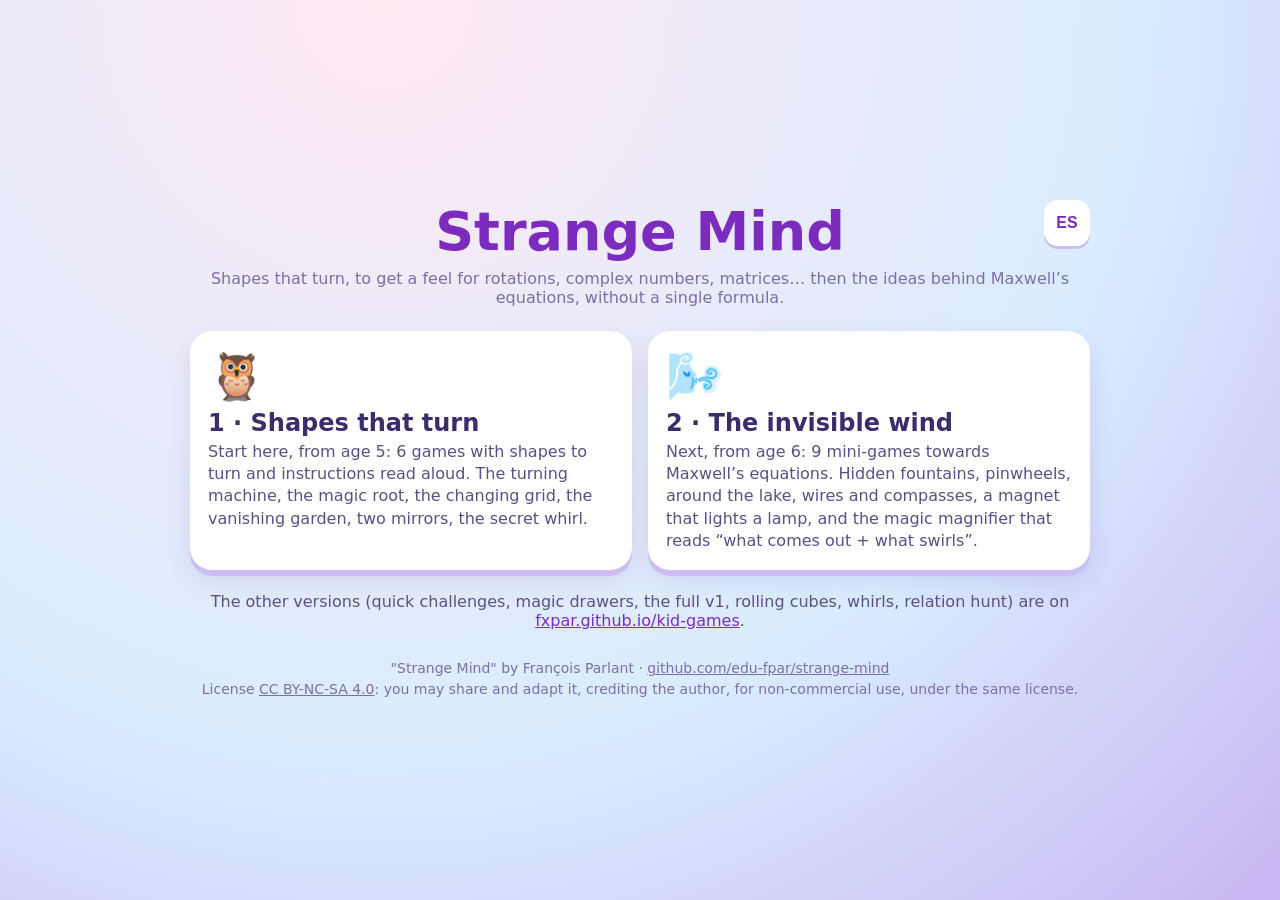
<file: index.html>
<!doctype html>
<html lang="fr">
<head>
  <meta charset="utf-8">
  <meta name="viewport" content="width=device-width, initial-scale=1">
  <title>Strange Mind</title>
  <style>
    :root { color: #3d2c6b; font-family: "Baloo 2", "Comic Sans MS", "Trebuchet MS", system-ui, sans-serif; }
    body { margin: 0; min-height: 100vh; background: radial-gradient(circle at 30% 0%, #ffe9f3, #d9ecff 60%, #c9b6f2); display: grid; place-items: center; }
    main { width: min(900px, 100% - 32px); padding: 24px 0; position: relative; }
    h1 { text-align: center; font-size: clamp(32px, 7vw, 54px); margin: 0 0 6px; color: #7b2cbf; }
    p.sub { text-align: center; margin: 0 0 24px; color: #7b6fa8; }
    .cards { display: grid; gap: 16px; grid-template-columns: repeat(auto-fit, minmax(220px, 1fr)); }
    a.card { display: block; text-decoration: none; color: inherit; background: #fff; border-radius: 22px; padding: 18px; box-shadow: 0 6px 0 #cdbdf0, 0 10px 24px rgba(80,50,140,.12); transition: transform .15s; }
    a.card:hover { transform: translateY(-4px); }
    .card .big { font-size: 46px; }
    .card h2 { margin: 6px 0 4px; }
    .card p { margin: 0; line-height: 1.4; color: #5b4f86; }
    p.other { text-align: center; margin: 22px 0 0; color: #5b4f86; }
    p.other a { color: #7b2cbf; }
    #lang { position: absolute; top: 24px; right: 0; width: 46px; height: 46px; border: none; border-radius: 14px; background: #fff; font-size: 16px; font-weight: 800; color: #7b2cbf; box-shadow: 0 3px 0 #cdbdf0; cursor: pointer; }
    footer { text-align: center; margin-top: 28px; font-size: 14px; color: #7b6fa8; line-height: 1.5; }
    footer a { color: inherit; }
  </style>
</head>
<body>
  <main>
    <button id="lang" title="English version">EN</button>
    <h1>Strange Mind</h1>
    <p class="sub" data-t="hub-sub">Des formes qui tournent pour sentir les rotations, les nombres complexes, les matrices… puis les idées des équations de Maxwell, sans une seule formule.</p>
    <div class="cards">
      <a class="card" href="v1/"><div class="big">🦉</div><h2 data-t="hub-v1-t">1 · Les formes qui tournent</h2>
        <p data-t="hub-v1">Pour commencer, dès 5 ans : 6 jeux avec des formes qu'on fait tourner et des consignes lues à voix haute. La machine à tourner, la racine magique, la grille qui transforme, le jardin qui disparaît, deux miroirs, le tourbillon secret.</p></a>
      <a class="card" href="maxwell/"><div class="big">🌬️</div><h2 data-t="hub-mx-t">2 · Le vent invisible</h2>
        <p data-t="hub-mx">Ensuite, dès 6 ans : 9 mini-jeux vers les équations de Maxwell. Fontaines cachées, moulinets, tour du lac, fils et boussoles, aimant qui allume une lampe, et la loupe magique qui lit « ce qui sort + ce qui tourne ».</p></a>
    </div>
    <p class="other" data-t="hub-other">Les autres versions (défis éclair, tiroirs magiques, la v1 complète, cubes qui roulent, tourbillons, chasse aux relations) sont sur <a href="https://fxpar.github.io/kid-games/strange-mind/">fxpar.github.io/kid-games</a>.</p>
    <footer data-t="hub-footer">« Strange Mind » par François Parlant ·
      <a href="https://github.com/edu-fpar/strange-mind">github.com/edu-fpar/strange-mind</a><br>
      Licence <a href="https://creativecommons.org/licenses/by-nc-sa/4.0/deed.fr">CC BY-NC-SA 4.0</a> :
      partage et adaptation autorisés, en citant l'auteur, sans usage commercial, sous la même licence.</footer>
  </main>
  <script type="module">
    import { setDictionary, translateDom, langToggle } from './v1/js/i18n.js';
    setDictionary({
      'hub-sub': 'Shapes that turn, to get a feel for rotations, complex numbers, matrices… then the ideas behind Maxwell’s equations, without a single formula.',
      'hub-mx-t': '2 · The invisible wind',
      'hub-mx': 'Next, from age 6: 9 mini-games towards Maxwell’s equations. Hidden fountains, pinwheels, around the lake, wires and compasses, a magnet that lights a lamp, and the magic magnifier that reads “what comes out + what swirls”.',
      'hub-v1-t': '1 · Shapes that turn',
      'hub-v1': 'Start here, from age 5: 6 games with shapes to turn and instructions read aloud. The turning machine, the magic root, the changing grid, the vanishing garden, two mirrors, the secret whirl.',
      'hub-other': 'The other versions (quick challenges, magic drawers, the full v1, rolling cubes, whirls, relation hunt) are on <a href="https://fxpar.github.io/kid-games/strange-mind/">fxpar.github.io/kid-games</a>.',
      'hub-footer': '"Strange Mind" by François Parlant · <a href="https://github.com/edu-fpar/strange-mind">github.com/edu-fpar/strange-mind</a><br>License <a href="https://creativecommons.org/licenses/by-nc-sa/4.0/">CC BY-NC-SA 4.0</a>: you may share and adapt it, crediting the author, for non-commercial use, under the same license.',
    }, {
      'hub-sub': 'Formas que giran para sentir las rotaciones, los números complejos, las matrices… y después las ideas de las ecuaciones de Maxwell, sin una sola fórmula.',
      'hub-mx-t': '2 · El viento invisible',
      'hub-mx': 'Después, desde los 6 años: 9 minijuegos hacia las ecuaciones de Maxwell. Fuentes escondidas, molinillos, la vuelta al lago, cables y brújulas, un imán que enciende una lámpara y la lupa mágica que lee «lo que sale + lo que gira».',
      'hub-v1-t': '1 · Las formas que giran',
      'hub-v1': 'Para empezar, desde los 5 años: 6 juegos con formas que se hacen girar e instrucciones leídas en voz alta. La máquina de girar, la raíz mágica, la cuadrícula que transforma, el jardín que desaparece, dos espejos, el remolino secreto.',
      'hub-other': 'Las otras versiones (retos relámpago, cajones mágicos, la v1 completa, cubos que ruedan, remolinos, caza de relaciones) están en <a href="https://fxpar.github.io/kid-games/strange-mind/">fxpar.github.io/kid-games</a>.',
      'hub-footer': '«Strange Mind», de François Parlant · <a href="https://github.com/edu-fpar/strange-mind">github.com/edu-fpar/strange-mind</a><br>Licencia <a href="https://creativecommons.org/licenses/by-nc-sa/4.0/deed.es">CC BY-NC-SA 4.0</a>: puedes compartirlo y adaptarlo citando al autor, sin uso comercial y con la misma licencia.',
    });
    translateDom();
    langToggle(document.getElementById('lang'));
  </script>
</body>
</html>
</file>
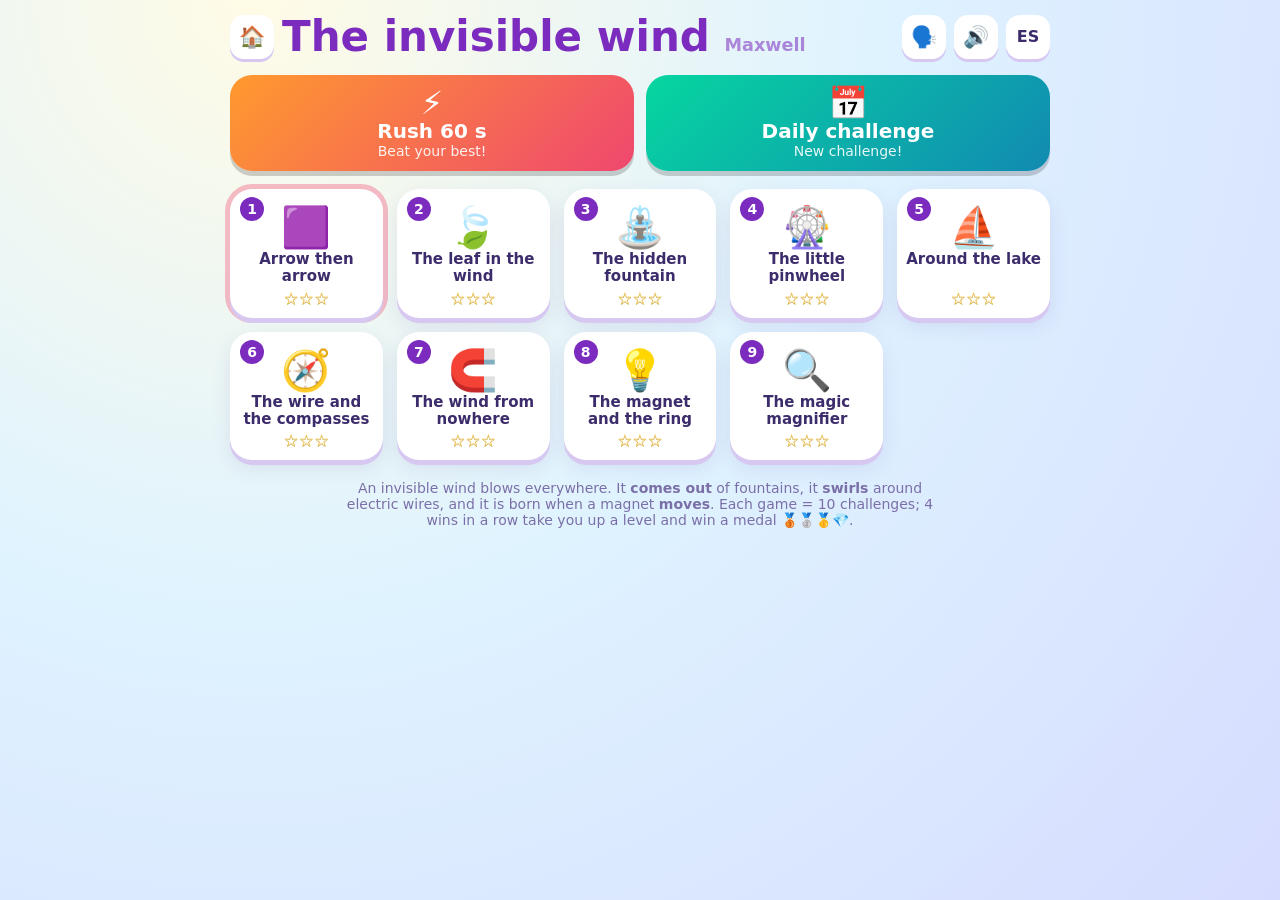
<file: maxwell/index.html>
<!doctype html>
<html lang="fr">
<head>
  <meta charset="utf-8">
  <meta name="viewport" content="width=device-width, initial-scale=1, maximum-scale=1, user-scalable=no, viewport-fit=cover">
  <title>Le vent invisible · Strange Mind</title>
  <meta name="description" content="Le vent invisible : 9 mini-jeux pour sentir, dès 6 ans, les idées des équations de Maxwell (fontaines, tourbillons, courants, aimants).">
  <link rel="stylesheet" href="css/style.css">
</head>
<body>
  <section id="home" class="screen" hidden>
    <header class="home-head">
      <a class="icon-btn" href="../" data-t-title="Accueil Strange Mind" title="Accueil Strange Mind">🏠</a>
      <h1 data-t>Le vent invisible <small>Maxwell</small></h1>
      <button id="opt-voice" class="icon-btn" data-t-title title="Voix">🗣️</button>
      <button id="opt-sound" class="icon-btn" data-t-title title="Son">🔊</button>
      <button id="opt-lang" class="icon-btn"></button>
    </header>
    <div class="modes">
      <button id="btn-rush" class="mode rush"><span class="big">⚡</span><b>Rush 60 s</b><small id="rush-best"></small></button>
      <button id="btn-daily" class="mode daily"><span class="big">📅</span><b data-t>Défi du jour</b><small id="daily-best"></small></button>
    </div>
    <div id="games" class="games"></div>
    <p class="foot" data-t="foot">Un vent invisible souffle partout. Il <b>sort</b> des fontaines, il <b>tourne</b> autour des fils
      électriques, et il naît quand un aimant <b>bouge</b>. Chaque partie = 10 défis ; 4 réussites d'affilée font monter d'un
      niveau et gagner une médaille 🥉🥈🥇💎.</p>
  </section>

  <section id="play" class="screen" hidden>
    <header id="hud">
      <button id="btn-home" class="icon-btn" data-t-title title="Accueil">🏠</button>
      <div class="mid"><div id="hud-title" class="title"></div><div id="hud-prog" class="prog"></div></div>
      <div id="hud-streak" class="streak"></div>
      <div class="score"><b id="hud-score">0</b></div>
    </header>
    <div class="bubble">
      <span id="mascot" class="mascot">🦉</span>
      <p id="say"></p>
      <span id="lvl" class="lvl"></span>
      <button id="btn-say" class="icon-btn small" data-t-title title="Réécouter">🔊</button>
    </div>
    <div class="stage">
      <canvas id="scene"></canvas>
      <div id="feedback"></div>
    </div>
    <div id="options" class="options" hidden></div>
    <div id="controls" class="controls" hidden></div>
  </section>

  <div id="modal" hidden><div class="modal-card"><div class="modal-body"></div></div></div>
  <canvas id="confetti"></canvas>
  <script type="module" src="js/main.js"></script>
</body>
</html>
</file>
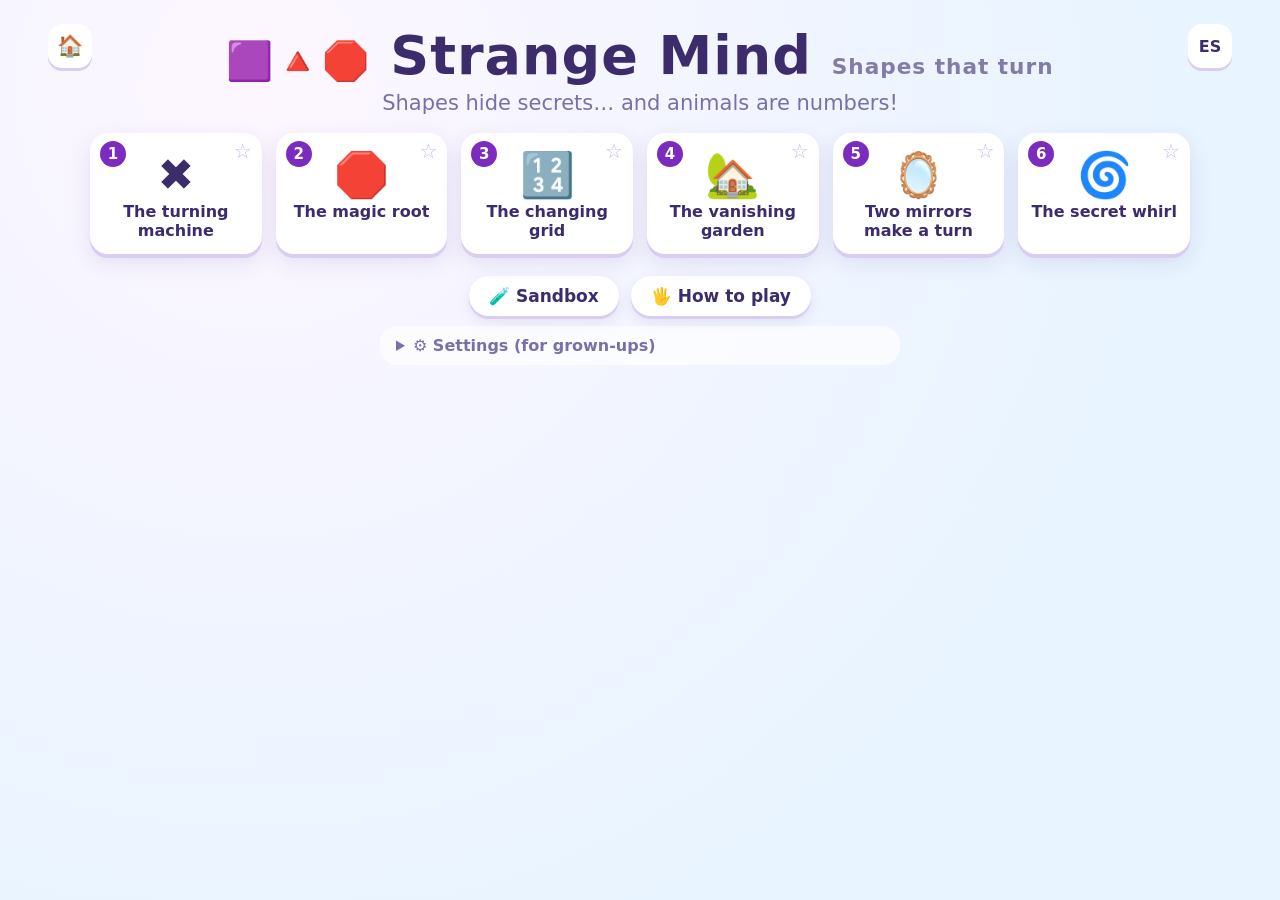
<file: v1/index.html>
<!doctype html>
<html lang="fr">
<head>
  <meta charset="utf-8">
  <meta name="viewport" content="width=device-width, initial-scale=1, maximum-scale=1, user-scalable=no, viewport-fit=cover">
  <title>Les formes qui tournent · Strange Mind</title>
  <meta name="description" content="Des formes qui sont des volumes, des animaux qui sont des nombres : un univers pour initier les enfants aux rotations, aux nombres complexes, aux matrices et à l'algèbre géométrique.">
  <link rel="stylesheet" href="css/style.css">
</head>
<body>
  <!-- ================= MENU ================= -->
  <section id="menu" class="screen" hidden>
    <header class="menu-head">
      <a class="icon-btn" href="../" title="Accueil Strange Mind" data-t-title style="position:absolute;top:0;left:0;text-decoration:none">🏠</a>
      <h1><span class="logo">🟪🔺🛑</span> Strange Mind <small style="font-size:.4em;opacity:.6" data-t>Les formes qui tournent</small></h1>
      <button id="btn-lang" class="icon-btn lang-btn"></button>
      <p class="tagline" data-t>Les formes cachent des secrets… et les animaux sont des nombres !</p>
    </header>
    <div id="levels" class="levels"></div>
    <div class="menu-actions">
      <button id="btn-sandbox" class="btn" data-t>🧪 Bac à sable</button>
      <button id="btn-help" class="btn" data-t>🖐️ Comment jouer</button>
    </div>
    <details class="settings">
      <summary data-t>⚙️ Réglages (pour les grands)</summary>
      <label><input type="checkbox" id="opt-voice"> <span data-t>🔊 Lire les consignes à voix haute</span></label>
      <label><input type="checkbox" id="opt-sound"> <span data-t>🎵 Petits sons</span></label>
      <label><input type="checkbox" id="opt-onefinger"> <span data-t>☝️ Un seul doigt suffit pour basculer (écran tactile)</span></label>
      <label><input type="checkbox" id="opt-invert"> <span data-t>↕️ Inverser le sens du pavé tactile</span></label>
    </details>
  </section>

  <!-- ================= JEU ================= -->
  <section id="game" class="screen" hidden>
    <header class="topbar">
      <button id="btn-home" class="icon-btn" title="Menu" data-t-title>🏠</button>
      <h2 id="level-title"></h2>
      <div class="tools">
        <button id="btn-speak" class="icon-btn" title="Réécouter" data-t-title>🔊</button>
        <button id="btn-hint" class="icon-btn" title="Un indice" data-t-title>💡</button>
        <button id="btn-reset" class="icon-btn" title="Recommencer l'étape" data-t-title>🔄</button>
        <button id="btn-guide" class="icon-btn" title="Pour les grands : la notion mathématique" data-t-title>🎓</button>
      </div>
    </header>
    <div class="bubble">
      <span class="mascot">🦉</span>
      <div><p id="say"></p><div id="stepdots"></div></div>
    </div>
    <div class="play">
      <div id="stage"></div>
      <div id="panels"></div>
    </div>
  </section>

  <div id="modal" hidden>
    <div class="modal-card">
      <button class="modal-close icon-btn" title="Fermer" data-t-title>✖</button>
      <div class="modal-body"></div>
    </div>
  </div>

  <template id="help-template">
    <h2 data-t>🖐️ Comment jouer</h2>
    <table class="help">
      <tr><th></th><th data-t>Basculer la forme<br><small>(voir une autre face)</small></th><th data-t>Tourner la face<br><small>(le dessin tourne)</small></th></tr>
      <tr><td data-t>📱 Écran tactile</td><td data-t>glisser avec 2 doigts (ou 1)</td><td data-t>tourner 2 doigts comme une clé, ou ↺ ↻</td></tr>
      <tr><td data-t>💻 Pavé tactile</td><td data-t>défiler avec 2 doigts sur la forme</td><td data-t>pincer, Maj + défiler, ou ↺ ↻</td></tr>
      <tr><td data-t>🖱️ Souris</td><td data-t>cliquer-glisser</td><td data-t>clic droit glissé, Maj + glisser, ou ↺ ↻</td></tr>
      <tr><td data-t>⌨️ Clavier</td><td data-t>flèches</td><td data-t>Q (↺) et E (↻)</td></tr>
    </table>
    <p data-t>Les boutons 🎓 dans chaque niveau expliquent aux adultes la notion mathématique cachée.</p>
  </template>

  <canvas id="confetti"></canvas>
  <script type="module" src="js/main.js"></script>
</body>
</html>
</file>
<file: maxwell/css/style.css>
:root {
  --ink: #3d2c6b; --soft: #7b6fa8; --accent: #7b2cbf; --pink: #ef476f; --gold: #ffd166; --ok: #2a9d8f; --ko: #ef476f;
  font-family: "Baloo 2", "Comic Sans MS", "Trebuchet MS", system-ui, sans-serif;
  color: var(--ink);
}
* { box-sizing: border-box; }
html, body { margin: 0; height: 100%; }
body {
  background: radial-gradient(circle at 20% 0%, #fffbe6, #dff3ff 45%, #d6dcff) fixed;
  overflow: hidden; -webkit-user-select: none; user-select: none; -webkit-tap-highlight-color: transparent;
}
[hidden] { display: none !important; }
button { font: inherit; color: inherit; cursor: pointer; }
.icon-btn {
  width: 44px; height: 44px; border: none; border-radius: 14px; background: #fff; font-size: 21px; flex: none;
  box-shadow: 0 3px 0 #d6c8f0; display: grid; place-items: center; text-decoration: none; color: inherit;
}
.icon-btn.small { width: 36px; height: 36px; font-size: 17px; }
.icon-btn:active { transform: translateY(2px); box-shadow: 0 1px 0 #d6c8f0; }
.btn { border: none; border-radius: 999px; padding: 10px 22px; background: #fff; font-weight: 800; font-size: 18px; box-shadow: 0 4px 0 #d6c8f0; }
.btn.primary { background: linear-gradient(#ff7aa2, var(--pink)); color: #fff; box-shadow: 0 4px 0 #b3264c; }
.btn.big { font-size: 22px; padding: 12px 30px; }

/* ---------- accueil ---------- */
#home { height: 100dvh; overflow-y: auto; padding: 12px 16px 30px; }
.home-head { display: flex; align-items: center; gap: 8px; max-width: 820px; margin: 0 auto; }
.home-head h1 { flex: 1; margin: 0; font-size: clamp(26px, 6vw, 42px); color: var(--accent); }
.home-head h1 small { font-size: .42em; opacity: .55; }
.modes { display: grid; grid-template-columns: 1fr 1fr; gap: 12px; max-width: 820px; margin: 14px auto 18px; }
.mode { border: none; border-radius: 22px; padding: 12px; color: #fff; display: flex; flex-direction: column; align-items: center; box-shadow: 0 5px 0 rgba(0,0,0,.18); }
.mode .big { font-size: 32px; line-height: 1; }
.mode b { font-size: 20px; }
.mode small { font-size: 14px; opacity: .9; }
.mode.rush { background: linear-gradient(135deg, #ff9a2e, #ef476f); }
.mode.daily { background: linear-gradient(135deg, #06d6a0, #118ab2); }
.games { display: grid; gap: 14px; grid-template-columns: repeat(auto-fill, minmax(150px, 1fr)); max-width: 820px; margin: 0 auto; }
.game-card {
  position: relative; border: none; border-radius: 22px; background: #fff; padding: 16px 8px 10px;
  box-shadow: 0 5px 0 #d6c8f0, 0 8px 20px rgba(80,50,140,.1); display: flex; flex-direction: column; align-items: center; gap: 2px;
}
.game-card .num { position: absolute; top: 8px; left: 10px; width: 24px; height: 24px; border-radius: 50%; background: var(--accent); color: #fff; font-size: 14px; font-weight: 800; display: grid; place-items: center; }
.game-card .icon { font-size: 40px; line-height: 1.1; }
.game-card .name { font-weight: 800; font-size: 15px; text-align: center; line-height: 1.15; min-height: 2.3em; }
.game-card .meta { color: var(--gold); text-shadow: 0 1px 0 #b58900; font-size: 17px; }
.game-card .medal { text-shadow: none; }
.game-card.next { animation: bob 1.2s ease-in-out infinite; box-shadow: 0 5px 0 #d6c8f0, 0 0 0 5px rgba(239,71,111,.35); }
.game-card.locked { opacity: .5; cursor: default; }
@keyframes bob { 50% { transform: translateY(-5px); } }
.foot { text-align: center; color: var(--soft); max-width: 600px; margin: 20px auto 0; font-size: 14px; }

/* ---------- partie ---------- */
#play { height: 100dvh; display: flex; flex-direction: column; padding-bottom: 8px; }
#hud { display: flex; align-items: center; gap: 8px; padding: 8px 10px; margin: 8px 8px 0; background: rgba(255,255,255,.8); border-radius: 22px; box-shadow: 0 4px 16px rgba(80,50,140,.1); }
.score { margin-left: 6px; }
#hud .mid { flex: 1; min-width: 0; display: flex; flex-direction: column; align-items: center; }
#hud .title { font-weight: 800; font-size: 15px; color: var(--soft); white-space: nowrap; overflow: hidden; text-overflow: ellipsis; max-width: 100%; }
.prog { display: flex; gap: 5px; margin-top: 3px; }
.prog i { width: 13px; height: 13px; border-radius: 50%; background: #e7dcff; }
.prog i.ok { background: var(--ok); }
.prog i.ko { background: var(--ko); }
.prog i.cur { background: var(--accent); transform: scale(1.25); }
.prog b { font-size: 26px; }
.prog b.low { color: var(--ko); animation: beat .6s infinite; }
.streak { font-weight: 800; font-size: 20px; min-width: 50px; text-align: center; }
.streak.hot { animation: beat .8s infinite; color: #ff6b00; }
.score b { font-size: 22px; }
@keyframes beat { 50% { transform: scale(1.18); } }

.bubble { display: flex; align-items: center; gap: 10px; margin: 8px 8px 0; padding: 6px 12px; background: #fff; border-radius: 20px; box-shadow: 0 4px 14px rgba(80,50,140,.08); }
.mascot { font-size: 32px; }
#say { flex: 1; margin: 0; font-weight: 700; font-size: clamp(16px, 2.6vw, 21px); line-height: 1.2; }
.lvl { color: var(--gold); text-shadow: 0 1px 0 #b58900; font-size: 15px; }

.stage { position: relative; flex: 1; min-height: 0; margin: 6px 8px 0; }
#scene { position: absolute; inset: 0; width: 100%; height: 100%; touch-action: manipulation; }
#feedback {
  position: absolute; left: 50%; top: 8px; transform: translate(-50%, -20px); opacity: 0; pointer-events: none;
  padding: 8px 18px; border-radius: 999px; font-weight: 800; font-size: 22px; color: #fff; white-space: nowrap;
  transition: transform .25s, opacity .25s;
}
#feedback.show { opacity: 1; transform: translate(-50%, 0); }
#feedback.ok { background: var(--ok); }
#feedback.ko { background: #ff8fab; }

.options { display: flex; justify-content: center; gap: 10px; padding: 8px; flex: none; }
.opt {
  flex: 1; max-width: 170px; aspect-ratio: 1; border: 3px solid transparent; border-radius: 22px; background: #fff; padding: 0;
  box-shadow: 0 5px 0 #d6c8f0; transition: transform .1s;
}
.opt canvas { width: 100%; height: 100%; display: block; }
.opt:active { transform: translateY(3px); }
.opt.good { border-color: var(--ok); background: #e3fff6; animation: pulse .5s; }
.opt.bad { border-color: var(--ko); background: #ffe8ee; animation: shake .4s; }
.opt.chosen { border-color: var(--gold); }
@keyframes pulse { 50% { transform: scale(1.08); } }
@keyframes shake { 25% { transform: translateX(-6px); } 75% { transform: translateX(6px); } }

.controls { display: flex; justify-content: center; gap: 18px; padding: 10px; flex: none; }
.ctl {
  min-width: 96px; height: 76px; border: none; border-radius: 24px; background: #fff; color: var(--accent);
  font-size: 40px; font-weight: 800; box-shadow: 0 5px 0 #d6c8f0; padding: 0 16px;
}
.ctl:active { transform: translateY(3px); box-shadow: 0 2px 0 #d6c8f0; }

#modal { position: fixed; inset: 0; background: rgba(40,20,80,.4); display: grid; place-items: center; padding: 16px; z-index: 10; }
.modal-card { background: #fff; border-radius: 28px; padding: 22px 24px; max-width: 440px; width: 100%; text-align: center; box-shadow: 0 20px 60px rgba(40,20,80,.35); animation: pop .35s; }
.modal-card h2 { margin: 0 0 4px; font-size: 30px; color: var(--accent); }
.modal-card .score { font-size: 44px; font-weight: 800; margin: 0; color: var(--pink); }
.modal-card p { font-size: 18px; }
.modal-card .row { display: flex; gap: 10px; justify-content: center; flex-wrap: wrap; margin-top: 10px; }
.medal-up { font-weight: 800; font-size: 22px !important; }
.stars { font-size: 56px; letter-spacing: 6px; }
.stars span { color: #e7dcff; display: inline-block; }
.stars span.on { color: var(--gold); animation: starpop .5s both; text-shadow: 0 3px 0 #d4a017; }
@keyframes starpop { 0% { transform: scale(0) rotate(-90deg); } 70% { transform: scale(1.3); } 100% { transform: scale(1); } }
@keyframes pop { 0% { transform: scale(.7); opacity: 0; } 100% { transform: scale(1); opacity: 1; } }
#confetti { position: fixed; inset: 0; pointer-events: none; z-index: 30; }

@media (max-height: 640px) { .opt { max-width: 120px; } .ctl { height: 60px; font-size: 32px; } }
</file>
<file: v1/css/style.css>
:root {
  --bg1: #fdf6ff;
  --bg2: #e8f4ff;
  --ink: #3d2c6b;
  --soft: #7b6fa8;
  --accent: #7b2cbf;
  --accent2: #ef476f;
  --card: #ffffff;
  --ok: #2a9d8f;
  --radius: 18px;
  font-family: "Baloo 2", "Comic Sans MS", "Trebuchet MS", system-ui, sans-serif;
  color: var(--ink);
}

* { box-sizing: border-box; }
html, body { margin: 0; height: 100%; }
body {
  background: radial-gradient(circle at 20% 10%, var(--bg1), var(--bg2) 70%) fixed;
  overflow: hidden;
  -webkit-user-select: none; user-select: none;
  -webkit-tap-highlight-color: transparent;
}
[hidden] { display: none !important; }
button { font: inherit; color: inherit; cursor: pointer; }

/* ---------- menu ---------- */
#menu { height: 100dvh; overflow-y: auto; padding: 16px clamp(16px, 4vw, 48px) 32px; }
.menu-head { position: relative; text-align: center; margin: 8px 0 18px; padding: 0 52px; }
.lang-btn { position: absolute; top: 0; right: 0; }
.menu-head h1 { font-size: clamp(30px, 6vw, 54px); margin: 0; letter-spacing: 1px; }
.menu-head .logo { font-size: .7em; }
.tagline { color: var(--soft); font-size: clamp(16px, 2.4vw, 21px); margin: 4px 0 0; }
.levels {
  display: grid; gap: 14px;
  grid-template-columns: repeat(auto-fill, minmax(150px, 1fr));
  max-width: 1100px; margin: 0 auto;
}
.level-tile {
  position: relative; border: none; border-radius: var(--radius);
  background: var(--card); padding: 18px 10px 14px;
  box-shadow: 0 4px 0 #d9cdf0, 0 8px 22px rgba(80, 50, 140, .12);
  display: flex; flex-direction: column; align-items: center; gap: 4px;
  transition: transform .15s;
}
.level-tile:hover { transform: translateY(-3px) rotate(-1deg); }
.level-tile:active { transform: translateY(2px); }
.level-tile .num {
  position: absolute; top: 8px; left: 10px; width: 26px; height: 26px; border-radius: 50%;
  background: var(--accent); color: #fff; font-weight: 700; font-size: 15px; display: grid; place-items: center;
}
.level-tile .icon { font-size: 44px; line-height: 1.1; }
.level-tile .name { font-weight: 700; font-size: 16px; text-align: center; line-height: 1.15; }
.level-tile .star { position: absolute; top: 6px; right: 10px; font-size: 20px; color: #c9b8ea; }
.level-tile.done { background: #fffbe6; }
.menu-actions { display: flex; justify-content: center; gap: 12px; margin: 22px 0 10px; flex-wrap: wrap; }
.btn {
  border: none; border-radius: 999px; padding: 10px 20px; background: #fff; font-weight: 700; font-size: 17px;
  box-shadow: 0 3px 0 #d9cdf0, 0 6px 14px rgba(80, 50, 140, .1);
}
.btn.primary { background: var(--accent); color: #fff; box-shadow: 0 3px 0 #4f1c80; }
.settings { max-width: 520px; margin: 10px auto; background: rgba(255,255,255,.7); border-radius: var(--radius); padding: 10px 16px; }
.settings summary { cursor: pointer; font-weight: 700; color: var(--soft); }
.settings label { display: block; margin: 8px 0; }

/* ---------- jeu ---------- */
#game { height: 100dvh; display: flex; flex-direction: column; }
.topbar { display: flex; align-items: center; gap: 10px; padding: 8px 12px 0; }
.topbar h2 { flex: 1; margin: 0; font-size: clamp(17px, 3vw, 24px); white-space: nowrap; overflow: hidden; text-overflow: ellipsis; }
.tools { display: flex; gap: 6px; }
.icon-btn {
  width: 44px; height: 44px; border: none; border-radius: 14px; background: #fff; font-size: 21px;
  box-shadow: 0 3px 0 #d9cdf0; display: grid; place-items: center; flex: none;
}
.icon-btn:active { transform: translateY(2px); box-shadow: 0 1px 0 #d9cdf0; }

.bubble {
  display: flex; align-items: center; gap: 10px;
  margin: 8px 12px 0; padding: 8px 14px; background: #fff; border-radius: var(--radius);
  box-shadow: 0 4px 16px rgba(80, 50, 140, .1);
}
.mascot { font-size: 34px; }
#say { margin: 0; font-size: clamp(16px, 2.5vw, 21px); font-weight: 600; line-height: 1.25; }
#stepdots { display: flex; gap: 6px; margin-top: 4px; }
#stepdots i { width: 10px; height: 10px; border-radius: 50%; background: #e3dbf3; }
#stepdots i.done { background: var(--ok); }
#stepdots i.cur { background: var(--accent); transform: scale(1.25); }

.play { flex: 1; min-height: 0; display: flex; flex-direction: column; }
#stage { position: relative; flex: 1; min-height: 0; touch-action: none; }
.world-canvas { position: absolute; inset: 0; touch-action: none; }
.world-overlay { position: absolute; inset: 0; pointer-events: none; }
.world-label {
  position: absolute; transform: translate(-50%, -50%); font-weight: 800; color: var(--soft);
  line-height: 1; text-shadow: 0 2px 0 #fff;
}
.world-label.bracket { transform: translate(-50%, -50%) scaleY(4.2); font-weight: 300; color: var(--ink); }
.twistbar { position: absolute; transform: translate(-50%, 0); display: flex; gap: 10px; pointer-events: auto; }
.twistbtn {
  width: var(--bs, 44px); height: var(--bs, 44px); border-radius: 50%; border: none;
  background: #fff; color: var(--accent); font-size: calc(var(--bs, 44px) * .55); font-weight: 800; line-height: 1;
  box-shadow: 0 3px 0 #d9cdf0, 0 4px 10px rgba(80, 50, 140, .12);
  display: grid; place-items: center; touch-action: manipulation;
}
.twistbtn:active, .twistbtn.demo-press { transform: translateY(2px); box-shadow: 0 1px 0 #d9cdf0; background: #f1e9ff; }
.demo-hand {
  position: absolute; z-index: 5; font-size: 52px; line-height: 1; pointer-events: none;
  transform: translate(-35%, -8%); filter: drop-shadow(0 4px 4px rgba(60, 30, 120, .3));
  opacity: 1; transition: transform .12s, opacity .4s;
}
.demo-hand.press { transform: translate(-35%, -8%) scale(.85); }
.demo-hand.gone { opacity: 0; }

#panels {
  flex: none; height: clamp(140px, 33vh, 320px);
  display: flex; justify-content: center; align-items: center; gap: 12px; padding: 8px;
}
.card { background: var(--card); border-radius: var(--radius); box-shadow: 0 4px 16px rgba(80, 50, 140, .12); padding: 4px; display: flex; }
.card canvas { display: block; }

@media (orientation: landscape) and (max-height: 560px) {
  .play { flex-direction: row; }
  #panels { height: auto; width: 38vw; flex-direction: column; }
  .bubble { padding: 4px 12px; }
  .mascot { font-size: 26px; }
}

/* ---------- modale ---------- */
#modal {
  position: fixed; inset: 0; background: rgba(40, 20, 80, .35); display: grid; place-items: center; z-index: 20; padding: 16px;
}
.modal-card {
  position: relative; background: #fff; border-radius: 22px; padding: 22px 24px; max-width: 640px; width: 100%;
  max-height: 90dvh; overflow-y: auto; box-shadow: 0 20px 60px rgba(40, 20, 80, .3);
  -webkit-user-select: text; user-select: text;
}
.modal-close { position: absolute; top: 10px; right: 10px; width: 36px; height: 36px; font-size: 16px; }
.modal-card h2 { margin-top: 0; padding-right: 40px; }
.modal-card p { line-height: 1.5; }
.win { text-align: center; }
.win .big { font-size: 90px; animation: pop .6s; }
.win .row { display: flex; gap: 10px; justify-content: center; flex-wrap: wrap; }
@keyframes pop { 0% { transform: scale(0) rotate(-40deg); } 70% { transform: scale(1.2); } 100% { transform: scale(1); } }
table.help { border-collapse: collapse; width: 100%; font-size: 15px; }
table.help th, table.help td { border-bottom: 1px solid #eee; padding: 6px; text-align: left; vertical-align: top; }

#confetti { position: fixed; inset: 0; pointer-events: none; z-index: 30; }
</file>
